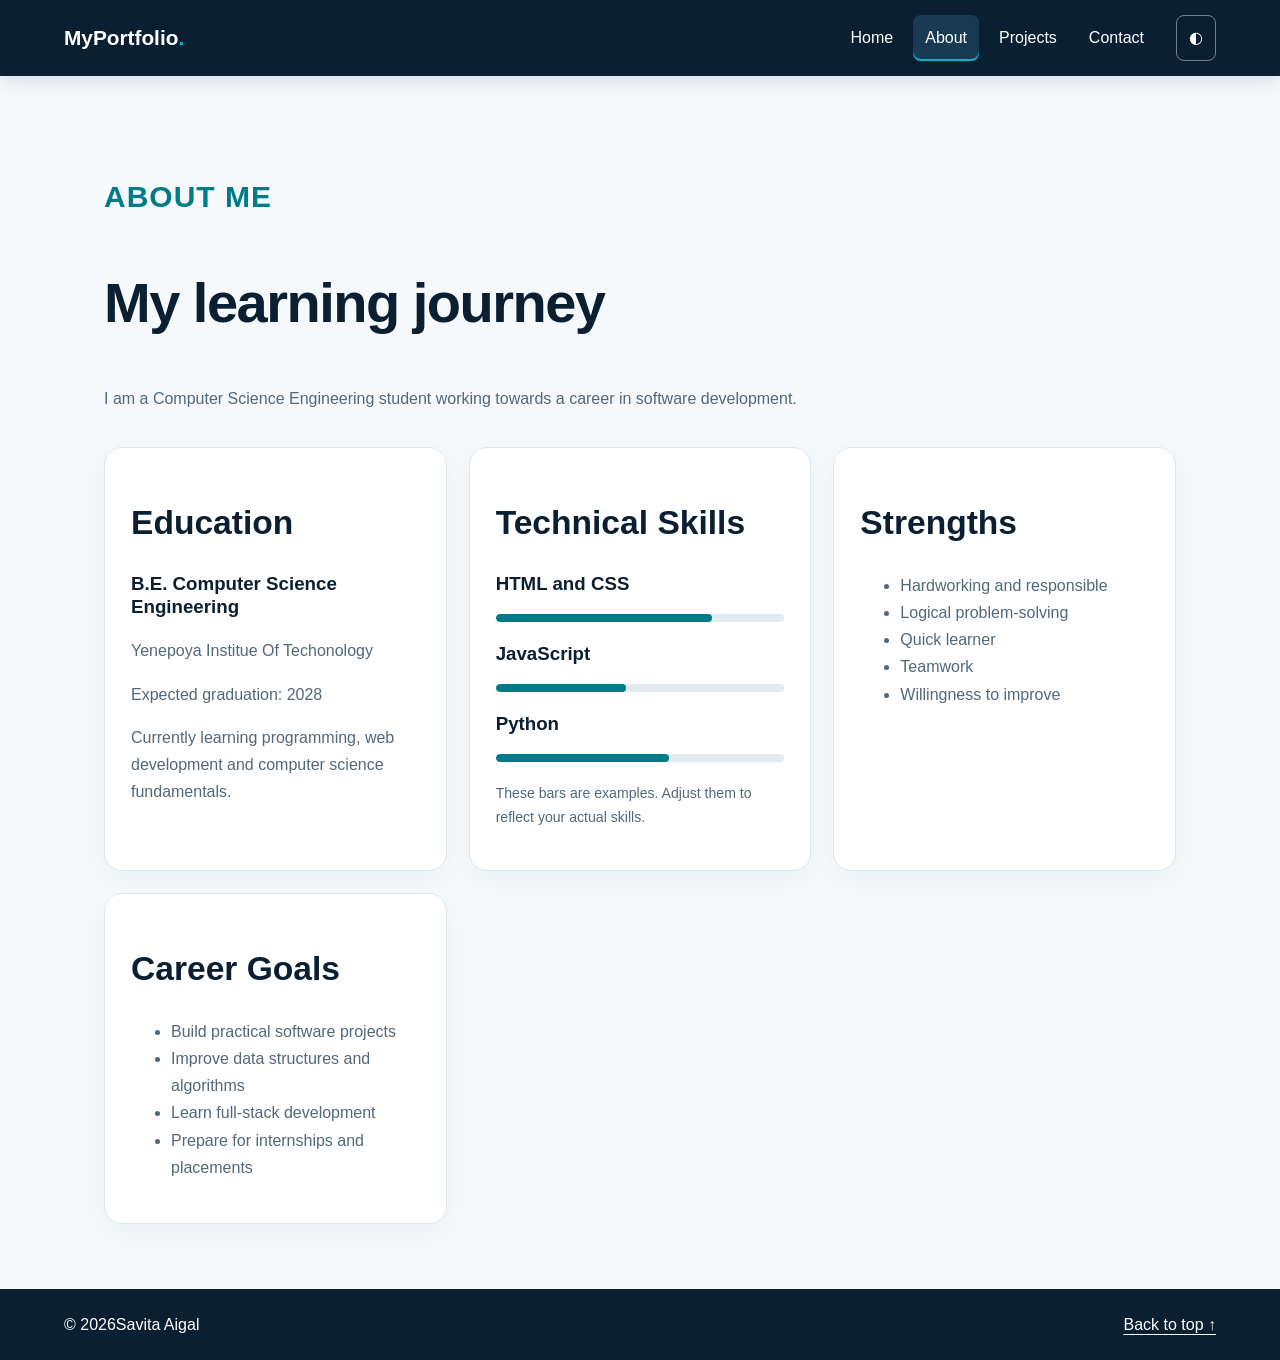
<file: profile/about.html>
<!DOCTYPE html>
<html lang="en">
<head>
  <meta charset="UTF-8">
  <meta name="viewport" content="width=device-width, initial-scale=1">
  <meta name="description" content="My CSE education, technical skills and career goals.">
  <title>About | My CSE Portfolio</title>
  <link rel="stylesheet" href="style.css">
  <script src="script.js" defer></script>
</head>
<body>
  <a class="skip-link" href="#main">Skip to main content</a>

  <header class="header">
    <a class="brand" href="index.html">MyPortfolio<span>.</span></a>
    <button class="menu-toggle" aria-expanded="false"
            aria-controls="navigation" aria-label="Toggle navigation">☰</button>
    <nav id="navigation" aria-label="Main navigation">
      <a href="index.html">Home</a>
      <a href="about.html" aria-current="page">About</a>
      <a href="projects.html">Projects</a>
      <a href="contact.html">Contact</a>
    </nav>
    <button class="theme-toggle" aria-pressed="false"
            aria-label="Switch to dark theme">◐</button>
  </header>

  <main id="main" class="page">
    <section class="page-heading">
      <p class="eyebrow">ABOUT ME</p>
      <h1>My learning journey</h1>
      <p>I am a Computer Science Engineering student working towards a career in software development.</p>
    </section>

    <div class="cards">
      <article class="card">
        <h2>Education</h2>
        <h3>B.E. Computer Science Engineering</h3>
        <p>Yenepoya Institue Of Techonology</p>
        <p>Expected graduation: 2028</p>
        <p>Currently learning programming, web development and computer science fundamentals.</p>
      </article>

      <article class="card">
        <h2>Technical Skills</h2>
        <h3>HTML and CSS</h3>
        <div class="progress"><span style="width:75%"></span></div>
        <h3>JavaScript</h3>
        <div class="progress"><span style="width:45%"></span></div>
        <h3>Python</h3>
        <div class="progress"><span style="width:60%"></span></div>
        <p class="hint">These bars are examples. Adjust them to reflect your actual skills.</p>
      </article>

      <article class="card">
        <h2>Strengths</h2>
        <ul>
          <li>Hardworking and responsible</li>
          <li>Logical problem-solving</li>
          <li>Quick learner</li>
          <li>Teamwork</li>
          <li>Willingness to improve</li>
        </ul>
      </article>

      <article class="card">
        <h2>Career Goals</h2>
        <ul>
          <li>Build practical software projects</li>
          <li>Improve data structures and algorithms</li>
          <li>Learn full-stack development</li>
          <li>Prepare for internships and placements</li>
        </ul>
      </article>
    </div>
  </main>

  <footer>
    <p>© <span id="year"></span>Savita Aigal</p>
    <a href="#main">Back to top ↑</a>
  </footer>
</body>
</html>
</file>
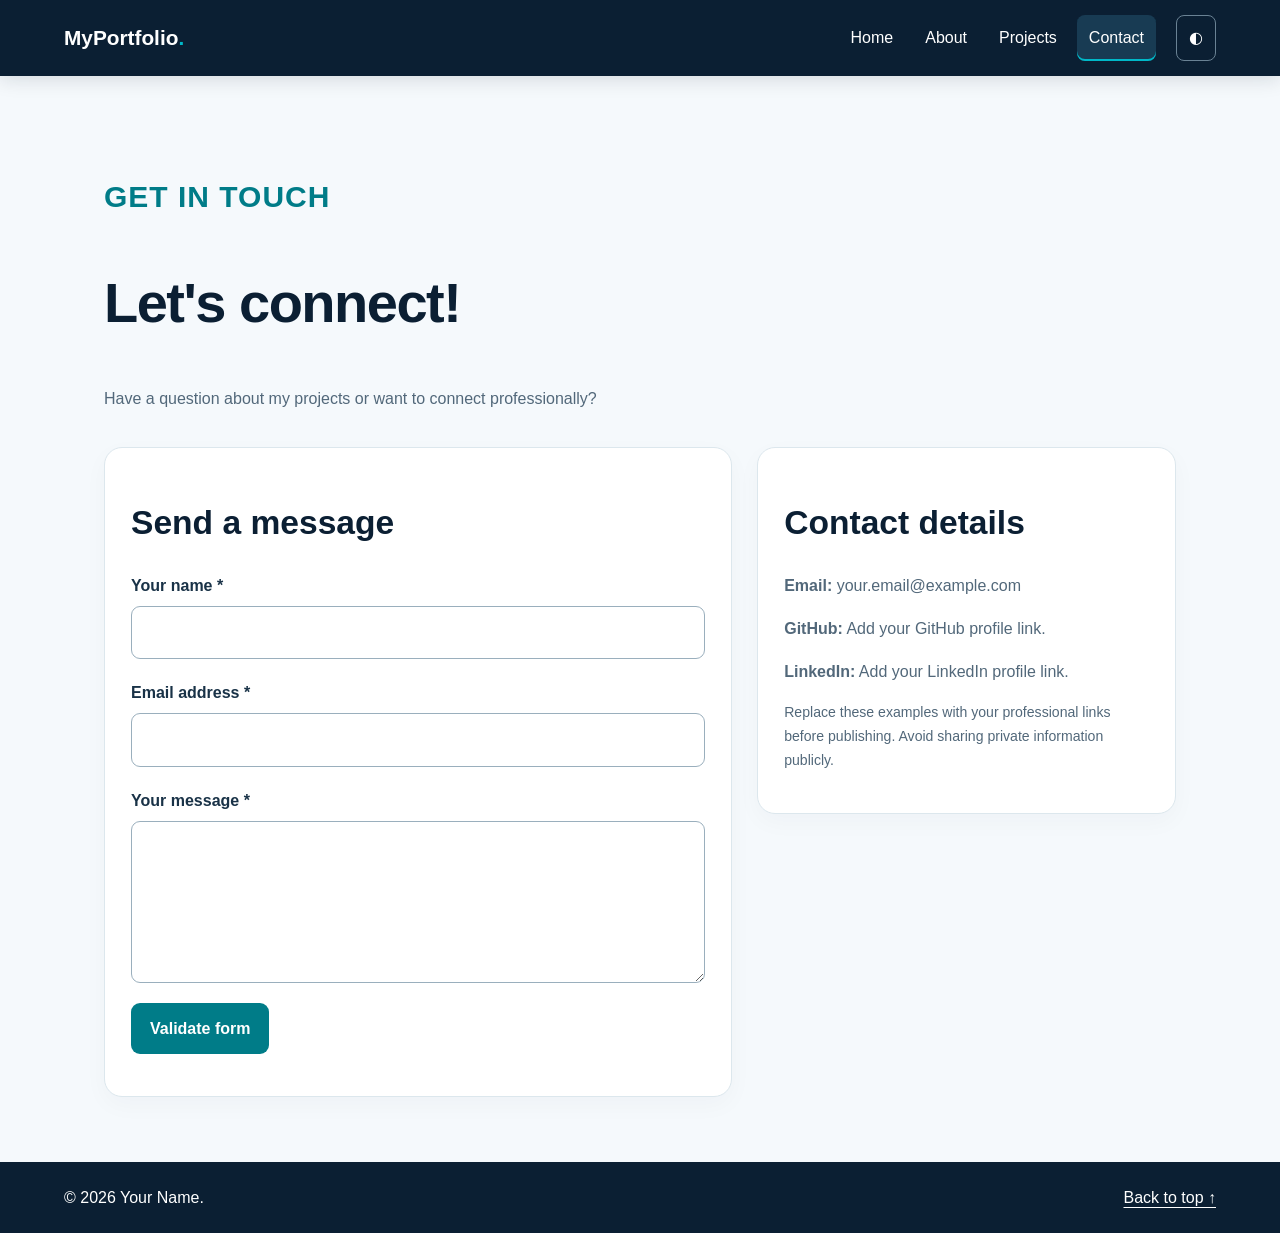
<file: profile/contact.html>
<!DOCTYPE html>
<html lang="en">
<head>
  <meta charset="UTF-8">
  <meta name="viewport" content="width=device-width, initial-scale=1">
  <meta name="description" content="Contact me about my CSE projects and learning journey.">
  <title>Contact | My CSE Portfolio</title>
  <link rel="stylesheet" href="style.css">
  <script src="script.js" defer></script>
</head>
<body>
  <a class="skip-link" href="#main">Skip to main content</a>

  <header class="header">
    <a class="brand" href="index.html">MyPortfolio<span>.</span></a>
    <button class="menu-toggle" aria-expanded="false"
            aria-controls="navigation" aria-label="Toggle navigation">☰</button>
    <nav id="navigation" aria-label="Main navigation">
      <a href="index.html">Home</a>
      <a href="about.html">About</a>
      <a href="projects.html">Projects</a>
      <a href="contact.html" aria-current="page">Contact</a>
    </nav>
    <button class="theme-toggle" aria-pressed="false"
            aria-label="Switch to dark theme">◐</button>
  </header>

  <main id="main" class="page">
    <section class="page-heading">
      <p class="eyebrow">GET IN TOUCH</p>
      <h1>Let's connect!</h1>
      <p>Have a question about my projects or want to connect professionally?</p>
    </section>

    <div class="contact-layout">
      <section class="card">
        <h2>Send a message</h2>
        <form id="contact-form">
          <div class="form-group">
            <label for="name">Your name *</label>
            <input id="name" name="name" type="text"
                   autocomplete="name" required>
          </div>

          <div class="form-group">
            <label for="email">Email address *</label>
            <input id="email" name="email" type="email"
                   autocomplete="email" required>
          </div>

          <div class="form-group">
            <label for="message">Your message *</label>
            <textarea id="message" name="message" rows="5"
                      required></textarea>
          </div>

          <button class="button primary" type="submit">
            Validate form
          </button>
          <p id="form-status" role="status" aria-live="polite"></p>
        </form>
      </section>

      <aside class="card">
        <h2>Contact details</h2>
        <p><strong>Email:</strong> your.email@example.com</p>
        <p><strong>GitHub:</strong> Add your GitHub profile link.</p>
        <p><strong>LinkedIn:</strong> Add your LinkedIn profile link.</p>
        <p class="hint">
          Replace these examples with your professional links before publishing.
          Avoid sharing private information publicly.
        </p>
      </aside>
    </div>
  </main>

  <footer>
    <p>© <span id="year"></span> Your Name.</p>
    <a href="#main">Back to top ↑</a>
  </footer>
</body>
</html>
</file>
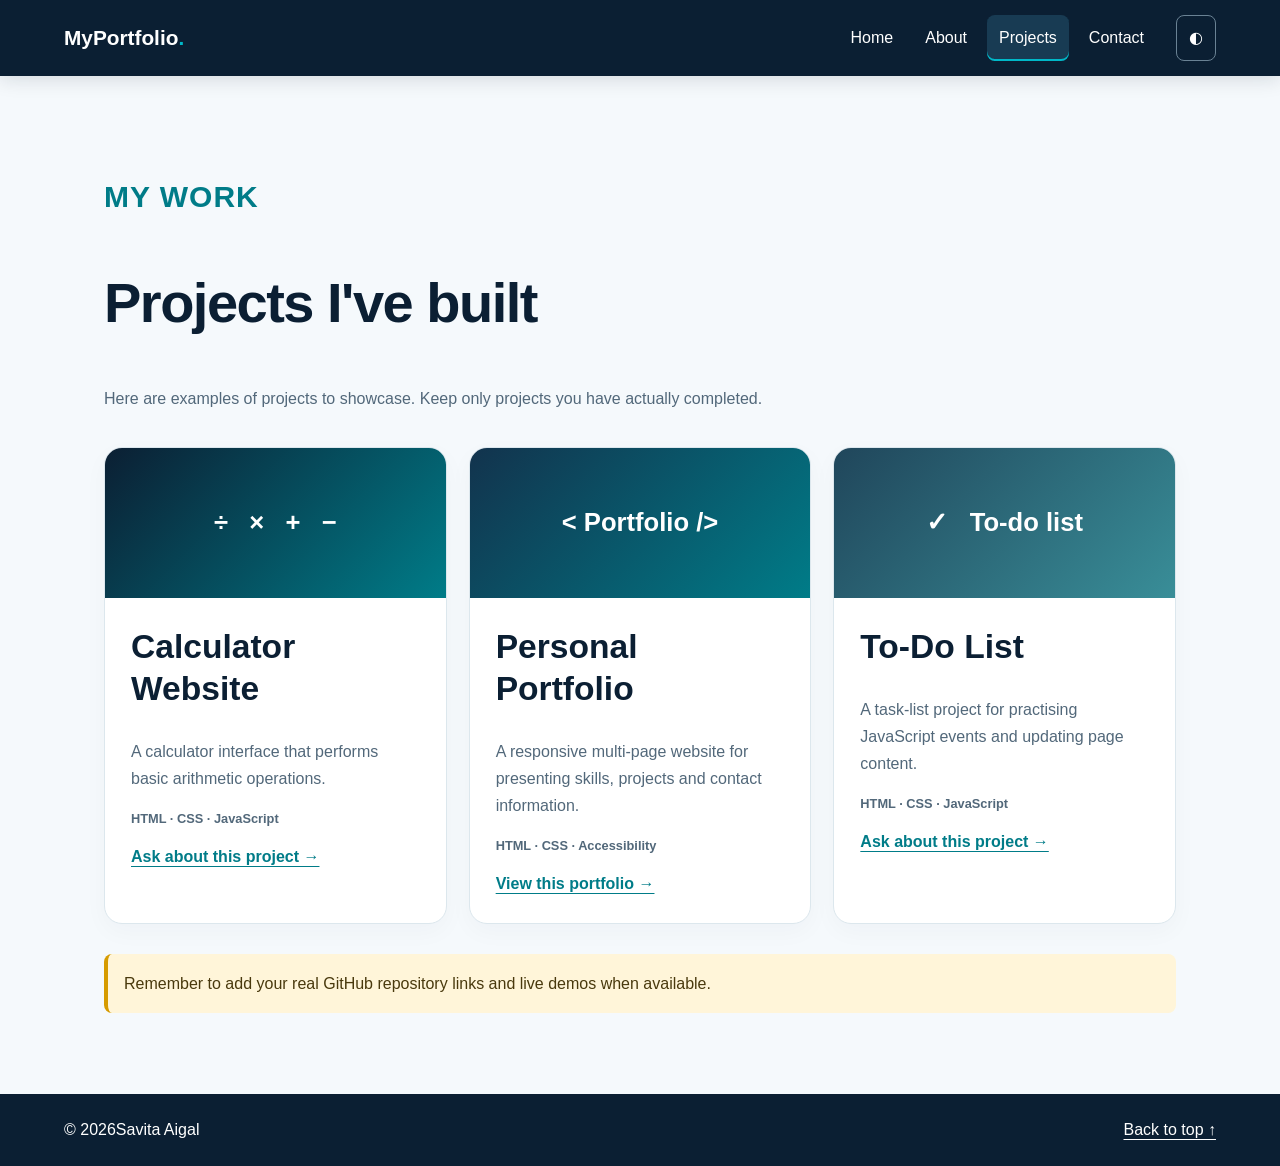
<file: profile/projects.html>
<!DOCTYPE html>
<html lang="en">
<head>
  <meta charset="UTF-8">
  <meta name="viewport" content="width=device-width, initial-scale=1">
  <meta name="description" content="Web development and programming projects in my portfolio.">
  <title>Projects | My CSE Portfolio</title>
  <link rel="stylesheet" href="style.css">
  <script src="script.js" defer></script>
</head>
<body>
  <a class="skip-link" href="#main">Skip to main content</a>

  <header class="header">
    <a class="brand" href="index.html">MyPortfolio<span>.</span></a>
    <button class="menu-toggle" aria-expanded="false"
            aria-controls="navigation" aria-label="Toggle navigation">☰</button>
    <nav id="navigation" aria-label="Main navigation">
      <a href="index.html">Home</a>
      <a href="about.html">About</a>
      <a href="projects.html" aria-current="page">Projects</a>
      <a href="contact.html">Contact</a>
    </nav>
    <button class="theme-toggle" aria-pressed="false"
            aria-label="Switch to dark theme">◐</button>
  </header>

  <main id="main" class="page">
    <section class="page-heading">
      <p class="eyebrow">MY WORK</p>
      <h1>Projects I've built</h1>
      <p>Here are examples of projects to showcase. Keep only projects you have actually completed.</p>
    </section>

    <div class="cards">
      <article class="card project-card">
        <div class="project-art calculator-art" aria-hidden="true">&divide; &nbsp; × &nbsp; + &nbsp; −</div>
        <h2>Calculator Website</h2>
        <p>A calculator interface that performs basic arithmetic operations.</p>
        <p class="tags">HTML · CSS · JavaScript</p>
        <a class="text-link" href="contact.html">Ask about this project →</a>
      </article>

      <article class="card project-card">
        <div class="project-art portfolio-art" aria-hidden="true">&lt; Portfolio /&gt;</div>
        <h2>Personal Portfolio</h2>
        <p>A responsive multi-page website for presenting skills, projects and contact information.</p>
        <p class="tags">HTML · CSS · Accessibility</p>
        <a class="text-link" href="index.html">View this portfolio →</a>
      </article>

      <article class="card project-card">
        <div class="project-art todo-art" aria-hidden="true">✓ &nbsp; To-do list</div>
        <h2>To-Do List</h2>
        <p>A task-list project for practising JavaScript events and updating page content.</p>
        <p class="tags">HTML · CSS · JavaScript</p>
        <a class="text-link" href="contact.html">Ask about this project →</a>
      </article>
    </div>

    <p class="notice">
      Remember to add your real GitHub repository links and live demos when available.
    </p>
  </main>

  <footer>
    <p>© <span id="year"></span>Savita Aigal</p>
    <a href="#main">Back to top ↑</a>
  </footer>
</body>
</html>
</file>
<file: profile/style.css>
/* 1. Theme and basic settings */
:root {
  font-family: Arial, Helvetica, sans-serif;
  color-scheme: light;
  --navy: #0b1f33;
  --teal: #007c88;
  --teal-bright: #00b8c8;
  --background: #f5f9fc;
  --surface: #ffffff;
  --text: #193247;
  --muted: #52687a;
  --border: #dce7ed;
  --focus: #ffb000;
}

* {
  box-sizing: border-box;
}

html {
  scroll-behavior: smooth;
}

body {
  margin: 0;
  background: var(--background);
  color: var(--text);
  line-height: 1.7;
}

a {
  color: var(--teal);
  text-underline-offset: 4px;
}

button,
input,
textarea {
  font: inherit;
}

a:focus-visible,
button:focus-visible,
input:focus-visible,
textarea:focus-visible {
  outline: 3px solid var(--focus);
  outline-offset: 4px;
}

.skip-link {
  position: absolute;
  top: -100px;
  left: 10px;
  z-index: 100;
  padding: 12px;
  background: white;
  color: var(--navy);
}

.skip-link:focus {
  top: 10px;
}

/* 2. Header and navigation */
.header {
  min-height: 76px;
  padding: 12px 5%;
  display: flex;
  align-items: center;
  gap: 20px;
  background: var(--navy);
  color: white;
  position: sticky;
  top: 0;
  z-index: 10;
  box-shadow: 0 4px 18px #00152620;
}

.brand {
  margin-right: auto;
  font-size: 1.3rem;
  font-weight: 800;
  color: white;
  text-decoration: none;
}

.brand span {
  color: var(--teal-bright);
}

nav {
  display: flex;
  gap: 8px;
}

nav a {
  color: white;
  text-decoration: none;
  padding: 9px 12px;
  border-radius: 8px;
}

nav a:hover,
nav a[aria-current="page"] {
  background: #183b53;
}

nav a[aria-current="page"] {
  box-shadow: inset 0 -2px var(--teal-bright);
}

.menu-toggle,
.theme-toggle {
  padding: 8px 12px;
  background: transparent;
  border: 1px solid #6a8294;
  border-radius: 8px;
  color: white;
  cursor: pointer;
}

.menu-toggle {
  display: none;
}

/* 3. Home hero section */
.hero {
  width: min(1120px, 90%);
  min-height: 520px;
  margin: auto;
  padding: 70px 0;
  display: grid;
  grid-template-columns: 1.2fr 0.8fr;
  align-items: center;
  gap: 55px;
}

.eyebrow {
  color: var(--teal);
  font-size:30px;
  font-weight: 800;
  letter-spacing:1px;
}

h1,
h2,
h3 {
  color: var(--navy);
  line-height: 1.25;
}

h1 {
  font-size: clamp(2.3rem, 5vw, 4rem);
  letter-spacing: -1.5px;
}

h2 {
  font-size: clamp(1.5rem, 3vw, 2.1rem);
}

.accent {
  color: var(--teal);
}

.hero-text > p:not(.eyebrow) {
  color: var(--muted);
  max-width: 620px;
}


.hero-image {
  display: flex;
  flex-direction: column;
  align-items: center;
  justify-content: center;
  text-align: center;
}

.profile-photo {
  display: block;
  width: 280px;
  height: 280px;
  max-width: 100%;
  object-fit: cover;
  object-position: center;
  border: 5px solid #00b8c8;
  border-radius: 50%;
  box-shadow: 0 0 0 8px rgba(0, 184, 200, 0.15);
}

.photo-note {
  margin-top: 16px;
  color: #52687a;
  font-weight: 600;
}

@media (max-width: 650px) {
  .profile-photo {
    width: 210px;
    height: 210px;
  }
}


.hero-image img {
  width: min(300px, 100%);
  aspect-ratio: 1;
  object-fit: cover;
  border: 5px solid var(--teal-bright);
  border-radius: 50%;
  margin: auto;
  box-shadow: 0 0 0 12px #00b8c81a;
  animation: float 5s ease-in-out infinite;
}

.photo-note {
  color: var(--muted);
  font-weight: 600;
}

.actions {
  display: flex;
  flex-wrap: wrap;
  gap: 12px;
  margin: 25px 0;
}

/* 4. Buttons and skill badges */
.button {
  display: inline-block;
  border: 2px solid transparent;
  border-radius: 9px;
  padding: 10px 17px;
  font-weight: 700;
  text-align: center;
  text-decoration: none;
  cursor: pointer;
  transition: transform 0.2s, box-shadow 0.2s;
}

.button:hover {
  transform: translateY(-2px);
  box-shadow: 0 6px 18px #007c8828;
}

.primary {
  background: var(--teal);
  color: white;
}

.secondary {
  background: var(--surface);
  color: var(--teal);
  border-color: var(--teal);
}

.skills,
.tags {
  display: flex;
  flex-wrap: wrap;
  gap: 8px;
}

.skills span {
  padding: 5px 12px;
  background: #dff5f6;
  color: #075660;
  border-radius: 30px;
  font-size: 0.85rem;
  font-weight: 700;
}

/* 5. Sections and cards */
.section,
.page {
  padding: 65px 5%;
}

.section {
  background: #eaf5f7;
}

.section-intro,
.page-heading > p:last-child {
  color: var(--muted);
  max-width: 700px;
}

.cards {
  display: grid;
  grid-template-columns: repeat(3, minmax(0, 1fr));
  gap: 22px;
  margin-top: 30px;
}

.card {
  padding: 26px;
  background: var(--surface);
  border: 1px solid var(--border);
  border-radius: 18px;
  box-shadow: 0 8px 25px #0b1f3308;
  transition: transform 0.2s, box-shadow 0.2s;
  min-width: 0;
}

.card:hover {
  transform: translateY(-4px);
  box-shadow: 0 14px 32px #0b1f3314;
}

.card p,
.card li {
  color: var(--muted);
}

.card-icon {
  display: grid;
  place-items: center;
  width: 48px;
  height: 48px;
  border-radius: 14px;
  background: #dff5f6;
  color: var(--teal);
  font-weight: 800;
  font-size: 1.2rem;
}

.cta {
  margin: 55px auto;
  width: min(1000px, 90%);
  padding: 35px;
  border: 1px solid #cde9ec;
  border-radius: 18px;
  background: linear-gradient(120deg, #e0f7f8, white);
}

/* 6. Page headings and projects */
.page {
  width: min(1200px, 100%);
  margin: auto;
  min-height: 70vh;
}

.page-heading {
  margin-bottom: 35px;
}

.page-heading h1 {
  font-size: clamp(2.2rem, 5vw, 3.5rem);
}

.project-card {
  overflow: hidden;
}

.project-art {
  min-height: 150px;
  margin: -26px -26px 24px;
  display: grid;
  place-items: center;
  color: white;
  font-size: 1.6rem;
  font-weight: 800;
  background: linear-gradient(135deg, var(--navy), var(--teal));
}

.portfolio-art {
  background: linear-gradient(135deg, #12334d, #007c88);
}

.todo-art {
  background: linear-gradient(135deg, #20465b, #398e98);
}

.tags {
  color: var(--teal);
  font-size: 0.8rem;
  font-weight: 700;
}

.text-link {
  font-weight: 700;
}

.notice {
  margin-top: 30px;
  padding: 16px;
  border-left: 4px solid #d69b00;
  background: #fff5d9;
  color: #49390d;
  border-radius: 8px;
}

/* 7. Skill progress bars */
.progress {
  height: 8px;
  margin: 8px 0 20px;
  background: #e2ebef;
  border-radius: 20px;
  overflow: hidden;
}

.progress span {
  display: block;
  height: 100%;
  background: var(--teal);
  border-radius: 20px;
}

.hint {
  font-size: 0.88rem;
}

/* 8. Contact form */
.contact-layout {
  display: grid;
  grid-template-columns: 1.2fr 0.8fr;
  gap: 25px;
  align-items: start;
}

.form-group {
  margin: 20px 0;
}

.form-group label {
  display: block;
  margin-bottom: 7px;
  font-weight: 700;
}

.form-group input,
.form-group textarea {
  display: block;
  width: 100%;
  padding: 12px;
  border: 1px solid #9aafbd;
  border-radius: 9px;
  background: var(--surface);
  color: var(--text);
}

.form-group textarea {
  resize: vertical;
}

/* 9. Footer */
footer {
  padding: 22px 5%;
  display: flex;
  justify-content: space-between;
  align-items: center;
  gap: 15px;
  background: var(--navy);
  color: white;
}

footer p {
  margin: 0;
}

footer a {
  color: white;
}

/* 10. Dark theme */
body.dark-theme {
  color-scheme: dark;
  --background: #071522;
  --surface: #10283b;
  --text: #e5f0f5;
  --muted: #b7c9d5;
  --border: #2b4558;
}

body.dark-theme h1,
body.dark-theme h2,
body.dark-theme h3 {
  color: #edf8fc;
}

body.dark-theme .section {
  background: #0c2131;
}

body.dark-theme .cta {
  background: #102d3e;
}

body.dark-theme .secondary {
  background: var(--surface);
  color: #76e4e6;
}

body.dark-theme .skills span,
body.dark-theme .card-icon {
  background: #173b4b;
  color: #a2f0f1;
}

body.dark-theme .notice {
  background: #3b321a;
  color: #fff0bd;
}

/* 11. Animations */
@keyframes float {
  0%, 100% { transform: translateY(0); }
  50% { transform: translateY(-8px); }
}

@media (prefers-reduced-motion: reduce) {
  *,
  *::before,
  *::after {
    animation-duration: 0.01ms !important;
    animation-iteration-count: 1 !important;
    scroll-behavior: auto !important;
    transition-duration: 0.01ms !important;
  }
}

/* 12. Tablet and mobile layouts */
@media (max-width: 850px) {
  .hero {
    gap: 25px;
  }

  .cards {
    grid-template-columns: repeat(2, minmax(0, 1fr));
  }

  .contact-layout {
    grid-template-columns: 1fr;
  }
}

@media (max-width: 650px) {
  .header {
    flex-wrap: wrap;
    gap: 10px;
  }

  .menu-toggle {
    display: block;
  }

  nav {
    display: none;
    flex-basis: 100%;
    flex-direction: column;
    order: 4;
  }

  nav.is-open {
    display: flex;
  }

  nav a {
    padding: 10px;
  }

  .hero {
    grid-template-columns: 1fr;
    padding: 45px 0;
    gap: 25px;
  }

  .hero-image {
    order: -1;
  }

  .hero-image img {
    width: 210px;
  }

  .section,
  .page {
    padding: 42px 5%;
  }

  .cards {
    grid-template-columns: 1fr;
  }

  .cta {
    padding: 25px;
  }

  footer {
    flex-direction: column;
    align-items: flex-start;
  }
}
</file>
